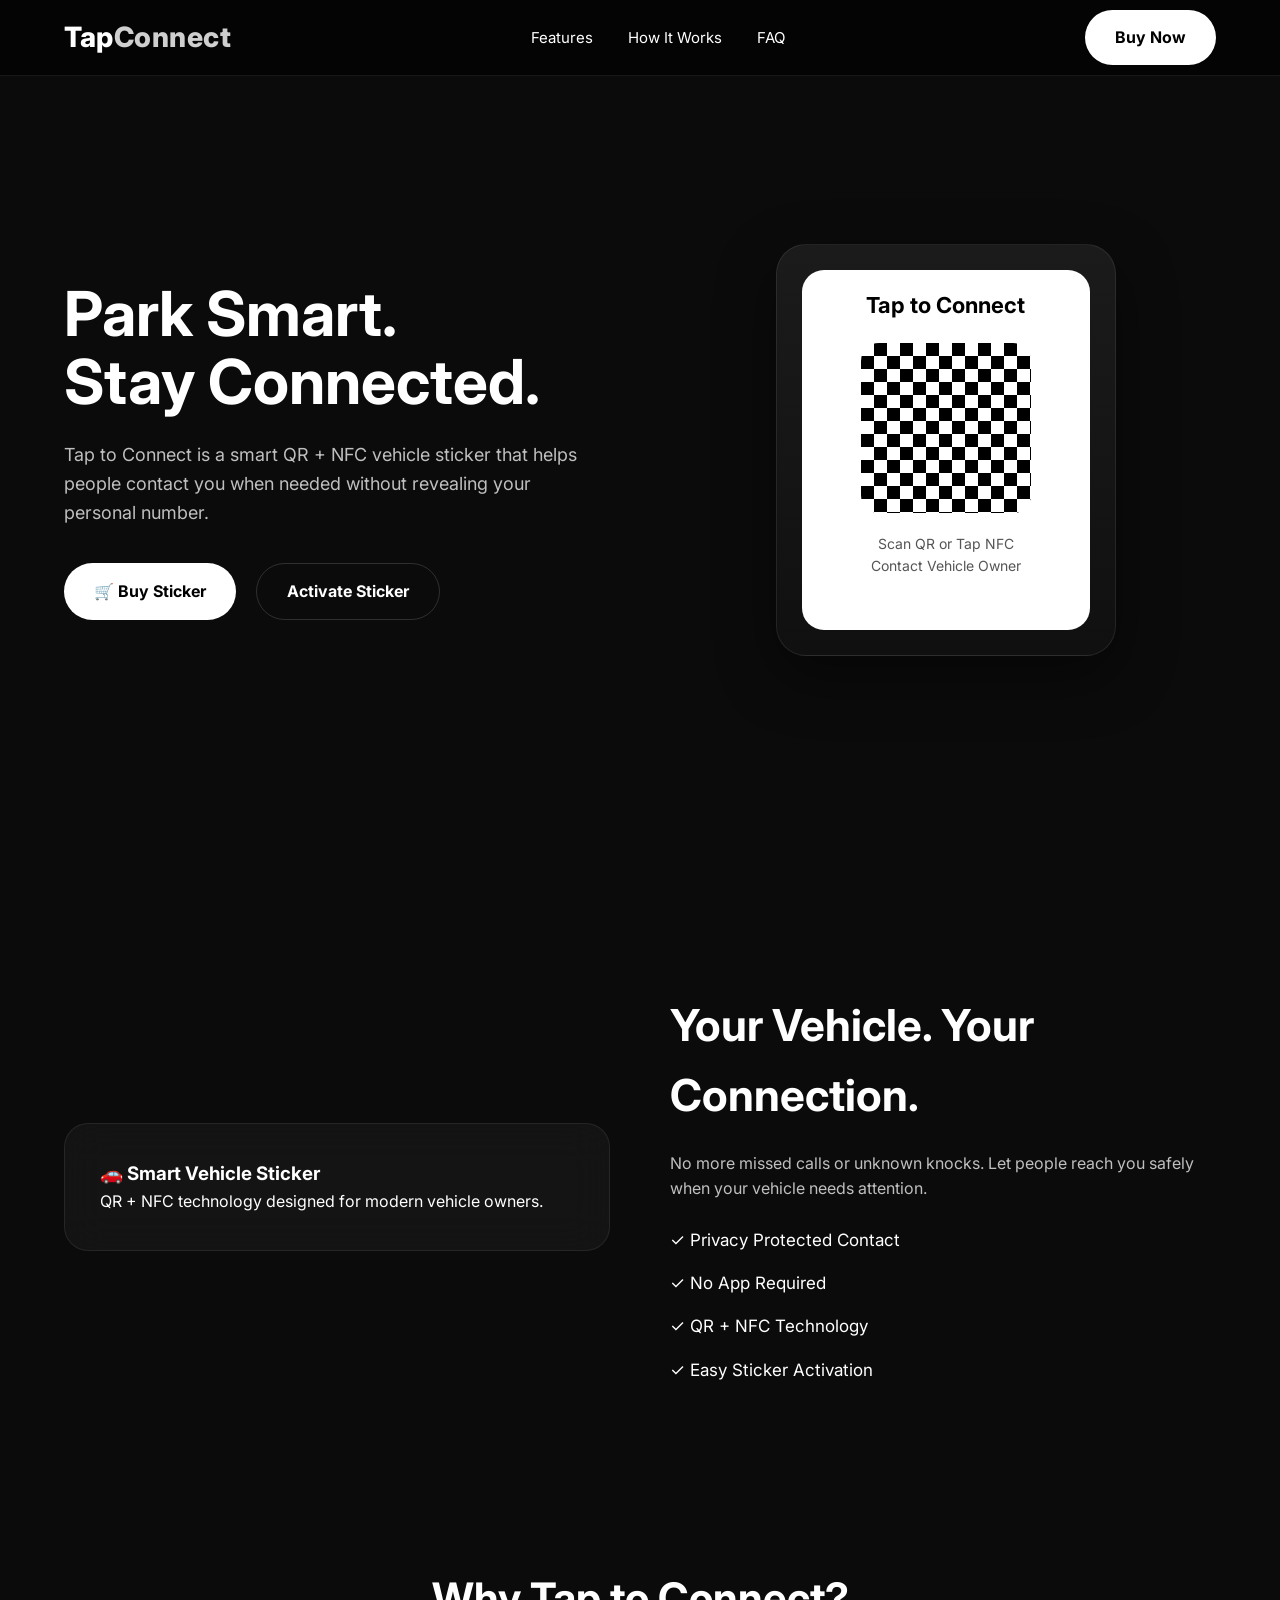
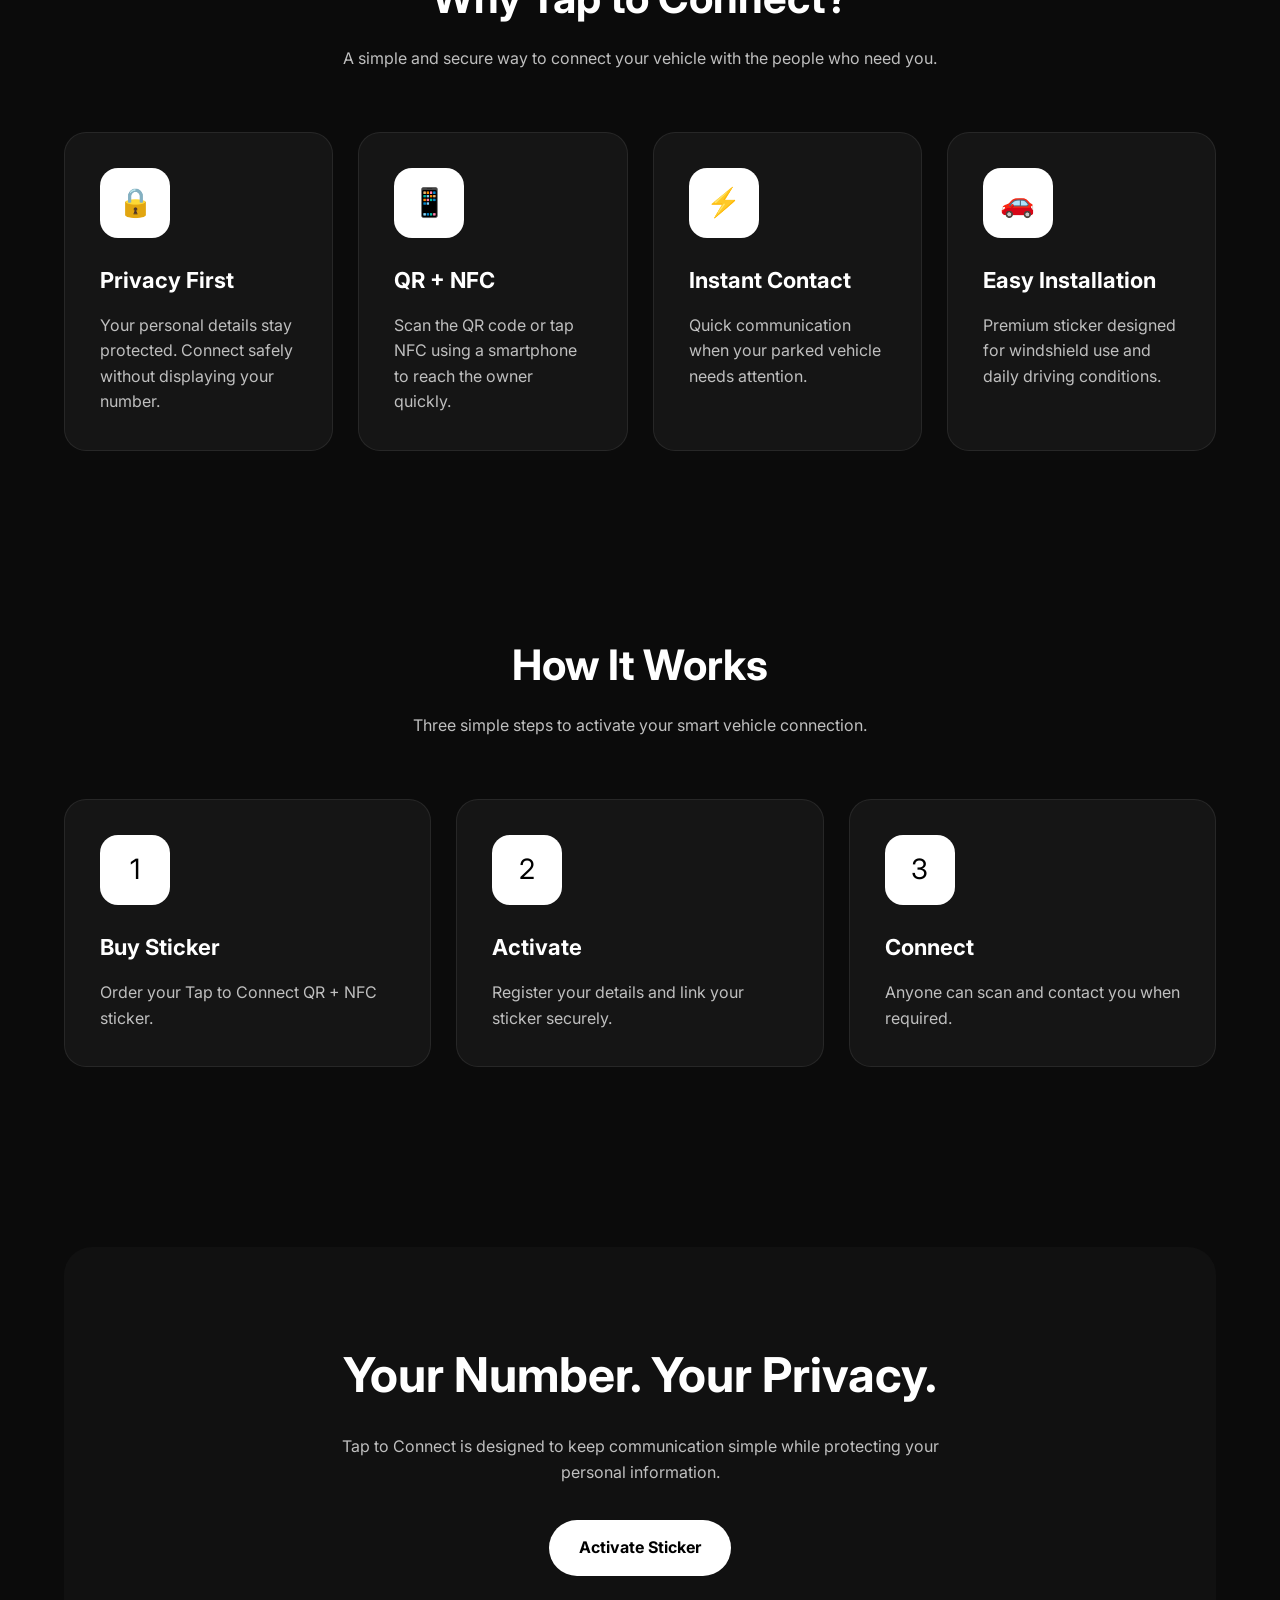
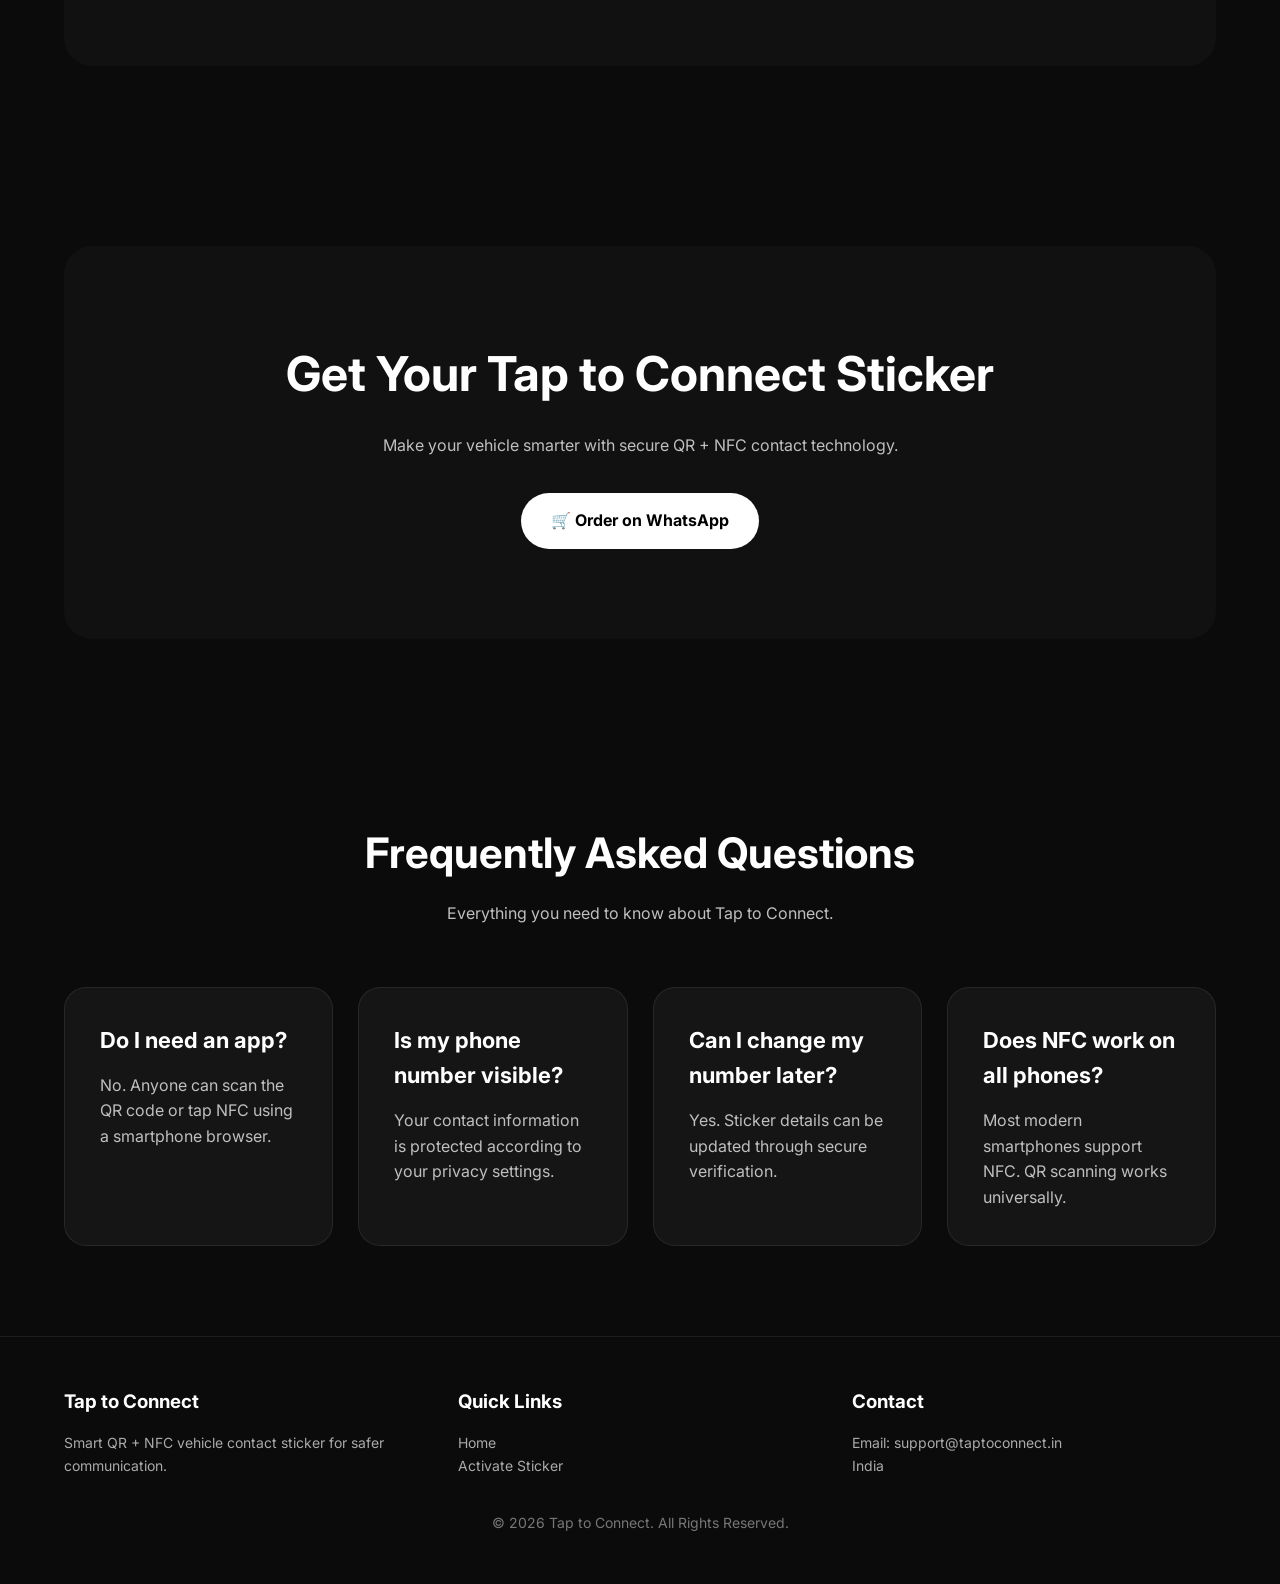
<file: index.html>
<!DOCTYPE html>
<html lang="en">

<head>

    <meta charset="UTF-8">
    <meta name="viewport" content="width=device-width, initial-scale=1.0">

    <title>Tap to Connect | Smart Vehicle Contact Sticker</title>

    <meta name="description" content="Tap to Connect - QR and NFC smart vehicle contact sticker. Connect with vehicle owners securely without sharing your personal number.">

    <link rel="stylesheet" href="style.css">

</head>


<body>


<!-- Header -->

<header>

<nav class="container">

    <a href="index.html" class="logo">
        Tap<span>Connect</span>
    </a>


    <ul class="nav-links">

        <li>
            <a href="#features">Features</a>
        </li>

        <li>
            <a href="#how">How It Works</a>
        </li>

        <li>
            <a href="#faq">FAQ</a>
        </li>

    </ul>


    <a href="#buy" class="btn btn-primary">
        Buy Now
    </a>


</nav>

</header>



<!-- Hero Section -->

<section class="hero">


<div class="container hero-grid">


<div class="hero-content">


<h1>
    Park Smart.
    <br>
    Stay Connected.
</h1>


<p>

Tap to Connect is a smart QR + NFC vehicle sticker that helps people contact you when needed without revealing your personal number.

</p>



<div class="hero-buttons">


<a href="#buy" class="btn btn-primary">
    🛒 Buy Sticker
</a>


<a href="register.html" class="btn btn-outline">
    Activate Sticker
</a>


</div>



</div>





<div class="hero-image">


<div class="phone-card">


<div class="phone-screen">


<h3>
    Tap to Connect
</h3>


<div class="qr-box">

</div>


<p>
Scan QR or Tap NFC
<br>
Contact Vehicle Owner
</p>



</div>


</div>



</div>



</div>


</section>




<!-- Product Introduction -->


<section class="product">


<div class="container product-grid">



<div class="product-image">

<div class="glass-card">

<h3>
🚗 Smart Vehicle Sticker
</h3>

<p>
QR + NFC technology designed for modern vehicle owners.
</p>


</div>

</div>




<div class="product-content">


<h2>
Your Vehicle.
Your Connection.
</h2>


<p>

No more missed calls or unknown knocks.
Let people reach you safely when your vehicle needs attention.

</p>


<ul class="product-list">


<li>
✓ Privacy Protected Contact
</li>


<li>
✓ No App Required
</li>


<li>
✓ QR + NFC Technology
</li>


<li>
✓ Easy Sticker Activation
</li>


</ul>



</div>



</div>


</section>
<!-- Features Section -->

<section id="features">


<div class="container">


<div class="section-title">

<h2>
Why Tap to Connect?
</h2>

<p>
A simple and secure way to connect your vehicle with the people who need you.
</p>

</div>



<div class="features-grid">



<div class="feature-card">


<div class="feature-icon">
🔒
</div>


<h3>
Privacy First
</h3>


<p>
Your personal details stay protected. Connect safely without displaying your number.
</p>


</div>





<div class="feature-card">


<div class="feature-icon">
📱
</div>


<h3>
QR + NFC
</h3>


<p>
Scan the QR code or tap NFC using a smartphone to reach the owner quickly.
</p>


</div>





<div class="feature-card">


<div class="feature-icon">
⚡
</div>


<h3>
Instant Contact
</h3>


<p>
Quick communication when your parked vehicle needs attention.
</p>


</div>





<div class="feature-card">


<div class="feature-icon">
🚗
</div>


<h3>
Easy Installation
</h3>


<p>
Premium sticker designed for windshield use and daily driving conditions.
</p>


</div>



</div>


</div>


</section>





<!-- How It Works -->


<section id="how">


<div class="container">


<div class="section-title">


<h2>
How It Works
</h2>


<p>
Three simple steps to activate your smart vehicle connection.
</p>


</div>




<div class="features-grid">


<div class="feature-card">


<div class="feature-icon">
1
</div>


<h3>
Buy Sticker
</h3>


<p>
Order your Tap to Connect QR + NFC sticker.
</p>


</div>





<div class="feature-card">


<div class="feature-icon">
2
</div>


<h3>
Activate
</h3>


<p>
Register your details and link your sticker securely.
</p>


</div>





<div class="feature-card">


<div class="feature-icon">
3
</div>


<h3>
Connect
</h3>


<p>
Anyone can scan and contact you when required.
</p>


</div>



</div>


</div>


</section>





<!-- Privacy Section -->


<section>


<div class="container">


<div class="cta">


<h2>
Your Number. Your Privacy.
</h2>


<p>
Tap to Connect is designed to keep communication simple while protecting your personal information.
</p>


<a href="register.html" class="btn btn-primary">
Activate Sticker
</a>


</div>


</div>


</section>
<!-- Buy Section -->

<section id="buy">


<div class="container">


<div class="cta">


<h2>
Get Your Tap to Connect Sticker
</h2>


<p>
Make your vehicle smarter with secure QR + NFC contact technology.
</p>



<a 
href="https://wa.me/YOURNUMBER?text=Hi%20I%20want%20to%20order%20Tap%20to%20Connect%20Sticker"
class="btn btn-primary"
target="_blank">

🛒 Order on WhatsApp

</a>


</div>


</div>


</section>





<!-- FAQ Section -->


<section id="faq">


<div class="container">


<div class="section-title">


<h2>
Frequently Asked Questions
</h2>


<p>
Everything you need to know about Tap to Connect.
</p>


</div>





<div class="features-grid">



<div class="feature-card">


<h3>
Do I need an app?
</h3>


<p>
No. Anyone can scan the QR code or tap NFC using a smartphone browser.
</p>


</div>





<div class="feature-card">


<h3>
Is my phone number visible?
</h3>


<p>
Your contact information is protected according to your privacy settings.
</p>


</div>





<div class="feature-card">


<h3>
Can I change my number later?
</h3>


<p>
Yes. Sticker details can be updated through secure verification.
</p>


</div>





<div class="feature-card">


<h3>
Does NFC work on all phones?
</h3>


<p>
Most modern smartphones support NFC. QR scanning works universally.
</p>


</div>



</div>


</div>


</section>






<!-- Footer -->


<footer>


<div class="container">


<div class="footer-grid">



<div>

<h3>
Tap to Connect
</h3>

<p>
Smart QR + NFC vehicle contact sticker for safer communication.
</p>

</div>





<div>

<h3>
Quick Links
</h3>

<p>
<a href="index.html">
Home
</a>
</p>


<p>
<a href="register.html">
Activate Sticker
</a>
</p>


</div>






<div>

<h3>
Contact
</h3>


<p>
Email: support@taptoconnect.in
</p>


<p>
India
</p>


</div>



</div>





<div class="footer-bottom">

© 2026 Tap to Connect. All Rights Reserved.

</div>



</div>


</footer>




</body>

</html>
</file>
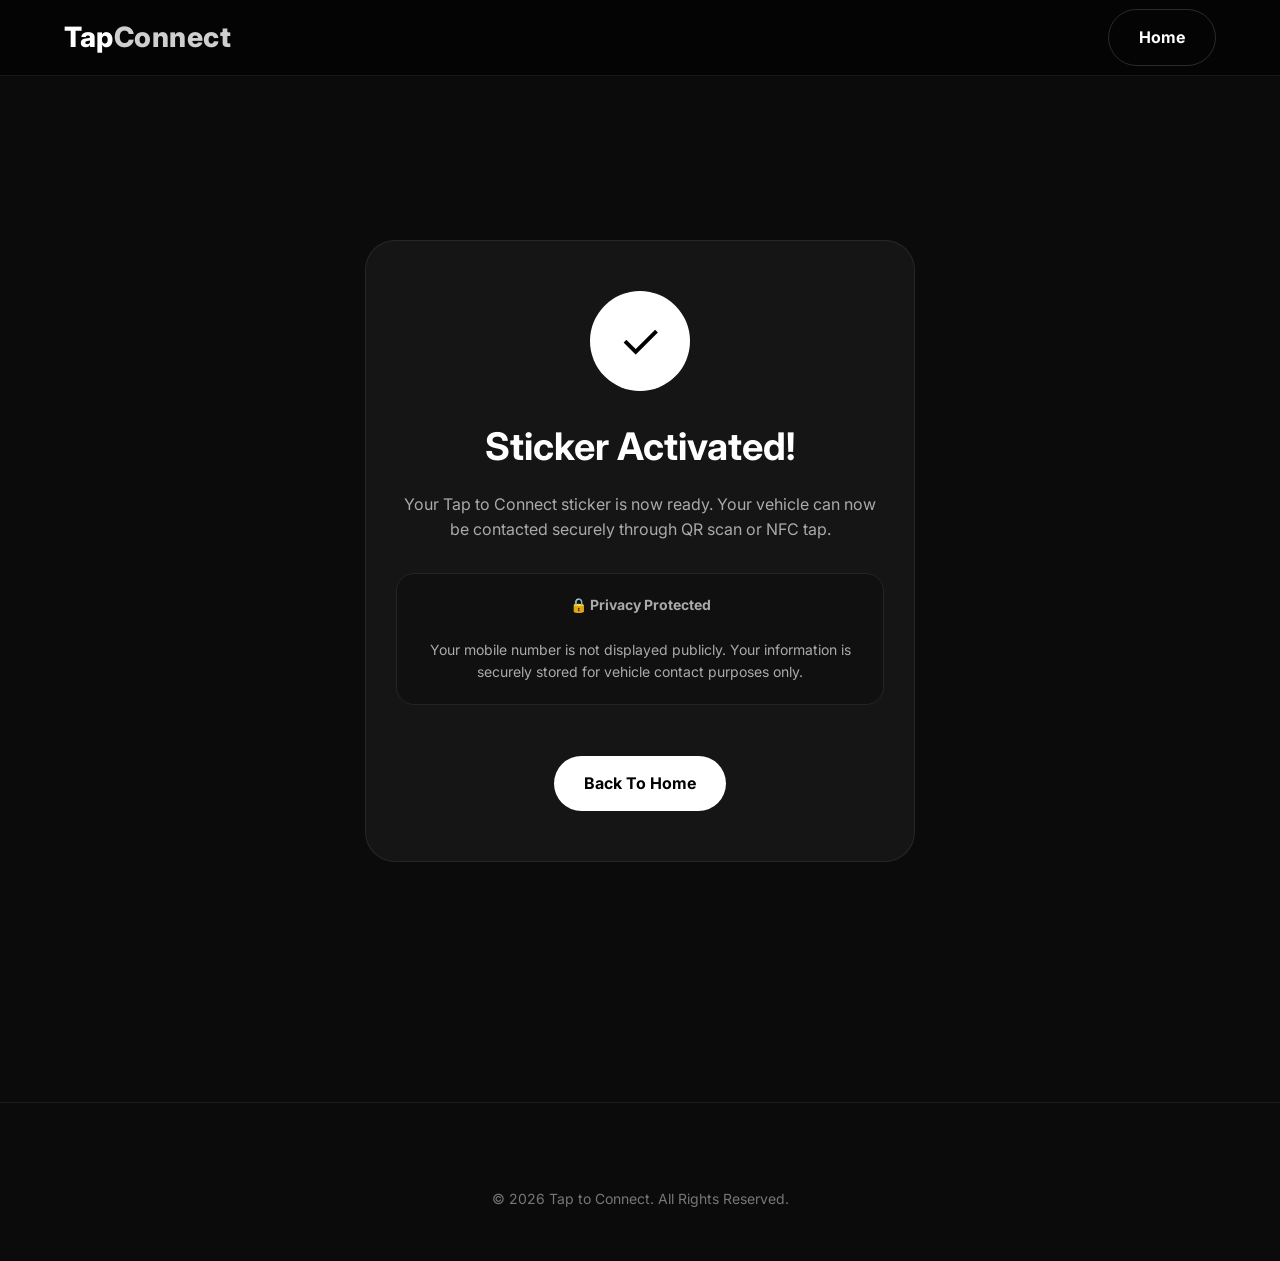
<file: success.html>
<!DOCTYPE html>
<html lang="en">

<head>

<meta charset="UTF-8">

<meta name="viewport" content="width=device-width, initial-scale=1.0">


<title>
Activation Successful | Tap to Connect
</title>


<meta name="description" content="Your Tap to Connect sticker has been activated successfully.">


<link rel="stylesheet" href="style.css">


</head>


<body>


<header>

<nav class="container">

<a href="index.html" class="logo">
Tap<span>Connect</span>
</a>


<a href="index.html" class="btn btn-outline">
Home
</a>


</nav>

</header>





<section>


<div class="success-box">



<div class="success-icon">

✓

</div>




<h1>
Sticker Activated!
</h1>




<p>

Your Tap to Connect sticker is now ready.

Your vehicle can now be contacted securely through QR scan or NFC tap.

</p>





<div class="privacy-box">


<strong>
🔒 Privacy Protected
</strong>


<br><br>


Your mobile number is not displayed publicly.
Your information is securely stored for vehicle contact purposes only.


</div>




<br><br>




<a href="index.html" class="btn btn-primary">

Back To Home

</a>



</div>


</section>





<footer>


<div class="container">


<div class="footer-bottom">


© 2026 Tap to Connect. All Rights Reserved.


</div>


</div>


</footer>



</body>


</html>
</file>
<file: style.css>
/* Google Font */
@import url('https://fonts.googleapis.com/css2?family=Inter:wght@300;400;500;600;700;800;900&display=swap');

/* Reset */

*{
    margin:0;
    padding:0;
    box-sizing:border-box;
}

html{
    scroll-behavior:smooth;
}

body{
    font-family:'Inter',sans-serif;
    background:#0b0b0b;
    color:#ffffff;
    overflow-x:hidden;
    line-height:1.6;
}

/* Variables */

:root{

    --primary:#ffffff;
    --secondary:#bfbfbf;
    --bg:#0b0b0b;
    --card:#151515;
    --border:#2b2b2b;
    --accent:#f5f5f5;
    --radius:18px;
    --shadow:0 10px 40px rgba(0,0,0,.45);

}

/* Global */

img{
    max-width:100%;
    display:block;
}

a{
    text-decoration:none;
    color:inherit;
}

ul{
    list-style:none;
}

.container{

    width:90%;
    max-width:1250px;
    margin:auto;

}

section{

    padding:90px 0;

}

/* Header */

header{

    position:fixed;
    top:0;
    left:0;
    width:100%;
    z-index:999;
    backdrop-filter:blur(20px);
    background:rgba(0,0,0,.55);
    border-bottom:1px solid rgba(255,255,255,.08);

}

nav{

    height:75px;
    display:flex;
    align-items:center;
    justify-content:space-between;

}

.logo{

    font-size:28px;
    font-weight:800;
    color:#fff;
    letter-spacing:.5px;

}

.logo span{

    color:#cfcfcf;

}

/* Menu */

.nav-links{

    display:flex;
    gap:35px;

}

.nav-links a{

    color:#fff;
    font-size:15px;
    transition:.3s;

}

.nav-links a:hover{

    color:#c7c7c7;

}

/* Buttons */

.btn{

    display:inline-flex;
    align-items:center;
    justify-content:center;
    padding:15px 30px;
    border-radius:50px;
    transition:.35s;
    cursor:pointer;
    font-weight:700;

}

.btn-primary{

    background:#fff;
    color:#000;

}

.btn-primary:hover{

    transform:translateY(-4px);
    box-shadow:0 15px 35px rgba(255,255,255,.15);

}

.btn-outline{

    border:1px solid rgba(255,255,255,.15);
    color:#fff;

}

.btn-outline:hover{

    background:#fff;
    color:#000;

}

/* Hero */

.hero{

    min-height:100vh;
    display:flex;
    align-items:center;
    padding-top:90px;

}

.hero-grid{

    display:grid;
    grid-template-columns:1fr 1fr;
    gap:70px;
    align-items:center;

}

.hero h1{

    font-size:62px;
    line-height:1.1;
    margin-bottom:25px;

}

.hero p{

    color:#bfbfbf;
    font-size:18px;
    margin-bottom:35px;
    max-width:580px;

}

.hero-buttons{

    display:flex;
    gap:20px;
    flex-wrap:wrap;

}
.hero-image{
    display:flex;
    justify-content:center;
    align-items:center;
}

.phone-card{
    width:340px;
    background:linear-gradient(180deg,#1b1b1b,#101010);
    border:1px solid rgba(255,255,255,.08);
    border-radius:30px;
    padding:25px;
    box-shadow:0 20px 60px rgba(0,0,0,.45);
    animation:float 4s ease-in-out infinite;
}

.phone-screen{
    background:#fff;
    border-radius:22px;
    padding:18px;
    color:#000;
}

.qr-box{
    width:170px;
    height:170px;
    margin:20px auto;
    border-radius:18px;
    background:
        linear-gradient(45deg,#000 25%,transparent 25%),
        linear-gradient(-45deg,#000 25%,transparent 25%),
        linear-gradient(45deg,transparent 75%,#000 75%),
        linear-gradient(-45deg,transparent 75%,#000 75%);
    background-size:26px 26px;
    background-position:0 0,0 13px,13px -13px,-13px 0;
}

.phone-screen h3{
    text-align:center;
    font-size:22px;
    margin-bottom:10px;
}

.phone-screen p{
    text-align:center;
    color:#555;
    font-size:14px;
}

/* Section Title */

.section-title{
    text-align:center;
    margin-bottom:60px;
}

.section-title h2{
    font-size:42px;
    margin-bottom:15px;
}

.section-title p{
    color:#bfbfbf;
    max-width:650px;
    margin:auto;
}

/* Features */

.features-grid{
    display:grid;
    grid-template-columns:repeat(auto-fit,minmax(250px,1fr));
    gap:25px;
}

.feature-card{
    background:#151515;
    border:1px solid rgba(255,255,255,.08);
    border-radius:22px;
    padding:35px;
    transition:.35s;
}

.feature-card:hover{
    transform:translateY(-8px);
    border-color:#fff;
}

.feature-icon{
    width:70px;
    height:70px;
    border-radius:18px;
    background:#fff;
    color:#000;
    display:flex;
    align-items:center;
    justify-content:center;
    font-size:28px;
    margin-bottom:25px;
}

.feature-card h3{
    margin-bottom:15px;
    font-size:22px;
}

.feature-card p{
    color:#bfbfbf;
}

/* Product */

.product-grid{
    display:grid;
    grid-template-columns:repeat(2,1fr);
    gap:60px;
    align-items:center;
}

.product-image img{
    width:100%;
    border-radius:24px;
}

.product-content h2{
    font-size:44px;
    margin-bottom:20px;
}

.product-content p{
    color:#bfbfbf;
    margin-bottom:25px;
}

.product-list{
    display:flex;
    flex-direction:column;
    gap:16px;
}

.product-list li{
    display:flex;
    align-items:center;
    gap:12px;
    font-size:17px;
}

/* Glass Card */

.glass-card{
    background:rgba(255,255,255,.04);
    backdrop-filter:blur(20px);
    border:1px solid rgba(255,255,255,.08);
    border-radius:24px;
    padding:35px;
}

/* CTA */

.cta{
    text-align:center;
    padding:90px 20px;
    background:#111;
    border-radius:28px;
}

.cta h2{
    font-size:48px;
    margin-bottom:20px;
}

.cta p{
    max-width:650px;
    margin:auto;
    color:#bfbfbf;
    margin-bottom:35px;
}

/* Animation */

@keyframes float{

    0%{
        transform:translateY(0);
    }

    50%{
        transform:translateY(-12px);
    }

    100%{
        transform:translateY(0);
    }

}

.fade-up{
    animation:fadeUp .8s ease forwards;
}

@keyframes fadeUp{

    from{
        opacity:0;
        transform:translateY(30px);
    }

    to{
        opacity:1;
        transform:translateY(0);
    }

}
.form-wrapper{

    max-width:520px;
    margin:120px auto 60px;
    background:#151515;
    padding:40px;
    border-radius:28px;
    border:1px solid rgba(255,255,255,.08);
    box-shadow:0 20px 60px rgba(0,0,0,.4);

}


.form-wrapper h2{

    text-align:center;
    font-size:34px;
    margin-bottom:10px;

}


.form-wrapper .subtitle{

    text-align:center;
    color:#aaa;
    margin-bottom:35px;

}


.form-group{

    margin-bottom:22px;

}


.form-group label{

    display:block;
    margin-bottom:8px;
    color:#ddd;
    font-size:14px;

}


.form-control{

    width:100%;
    padding:15px 18px;
    background:#0b0b0b;
    color:#fff;
    border:1px solid #333;
    border-radius:14px;
    outline:none;
    font-size:16px;
    transition:.3s;

}


.form-control:focus{

    border-color:#fff;
    box-shadow:0 0 15px rgba(255,255,255,.1);

}


.otp-box{

    display:flex;
    gap:12px;

}


.otp-input{

    width:55px;
    height:55px;
    text-align:center;
    font-size:22px;
    border-radius:12px;

}


/* Privacy Box */

.privacy-box{

    margin-top:25px;
    padding:20px;
    border-radius:18px;
    background:#101010;
    border:1px solid #252525;
    color:#aaa;
    font-size:14px;

}


/* Owner Page */

.owner-card{

    max-width:500px;
    margin:120px auto;
    padding:40px;
    text-align:center;
    background:#151515;
    border-radius:30px;
    border:1px solid rgba(255,255,255,.08);

}


.owner-icon{

    width:90px;
    height:90px;
    margin:0 auto 25px;
    border-radius:50%;
    background:#fff;
    color:#000;
    display:flex;
    align-items:center;
    justify-content:center;
    font-size:40px;

}


.owner-card h1{

    font-size:36px;
    margin-bottom:15px;

}


.owner-card p{

    color:#aaa;
    margin-bottom:30px;

}


.call-btn{

    width:100%;
    padding:18px;
    border-radius:50px;
    background:#fff;
    color:#000;
    font-size:20px;
    font-weight:800;
    display:block;
    transition:.3s;

}


.call-btn:hover{

    transform:scale(1.03);

}


/* Success Page */

.success-box{

    max-width:550px;
    margin:150px auto;
    text-align:center;
    padding:50px 30px;
    background:#151515;
    border-radius:30px;
    border:1px solid rgba(255,255,255,.08);

}


.success-icon{

    width:100px;
    height:100px;
    margin:auto;
    background:#fff;
    color:#000;
    border-radius:50%;
    display:flex;
    align-items:center;
    justify-content:center;
    font-size:50px;

}


.success-box h1{

    margin:25px 0 15px;
    font-size:38px;

}


.success-box p{

    color:#aaa;
    margin-bottom:30px;

}


/* Footer */

footer{

    padding:50px 0;
    border-top:1px solid rgba(255,255,255,.08);

}


.footer-grid{

    display:grid;
    grid-template-columns:repeat(auto-fit,minmax(200px,1fr));
    gap:30px;

}


footer h3{

    margin-bottom:15px;

}


footer p,
footer a{

    color:#aaa;
    font-size:14px;

}


footer a:hover{

    color:#fff;

}


.footer-bottom{

    text-align:center;
    margin-top:35px;
    color:#777;
    font-size:14px;

}


/* Mobile Responsive */

@media(max-width:992px){

    .hero-grid,
    .product-grid{

        grid-template-columns:1fr;
        text-align:center;

    }


    .hero h1{

        font-size:45px;

    }


    .hero p{

        margin-left:auto;
        margin-right:auto;

    }


    .hero-buttons{

        justify-content:center;

    }

}



@media(max-width:768px){

    section{

        padding:60px 0;

    }


    .nav-links{

        display:none;

    }


    .logo{

        font-size:24px;

    }


    .hero h1{

        font-size:36px;

    }


    .section-title h2,
    .product-content h2,
    .cta h2{

        font-size:32px;

    }


    .form-wrapper,
    .owner-card,
    .success-box{

        width:90%;
        padding:30px 20px;

    }


    .otp-box{

        justify-content:center;

    }

}



@media(max-width:480px){

    .btn{

        width:100%;

    }


    .hero-buttons{

        flex-direction:column;

    }


    .phone-card{

        width:280px;

    }


    .owner-card h1{

        font-size:28px;

    }

}
</file>
